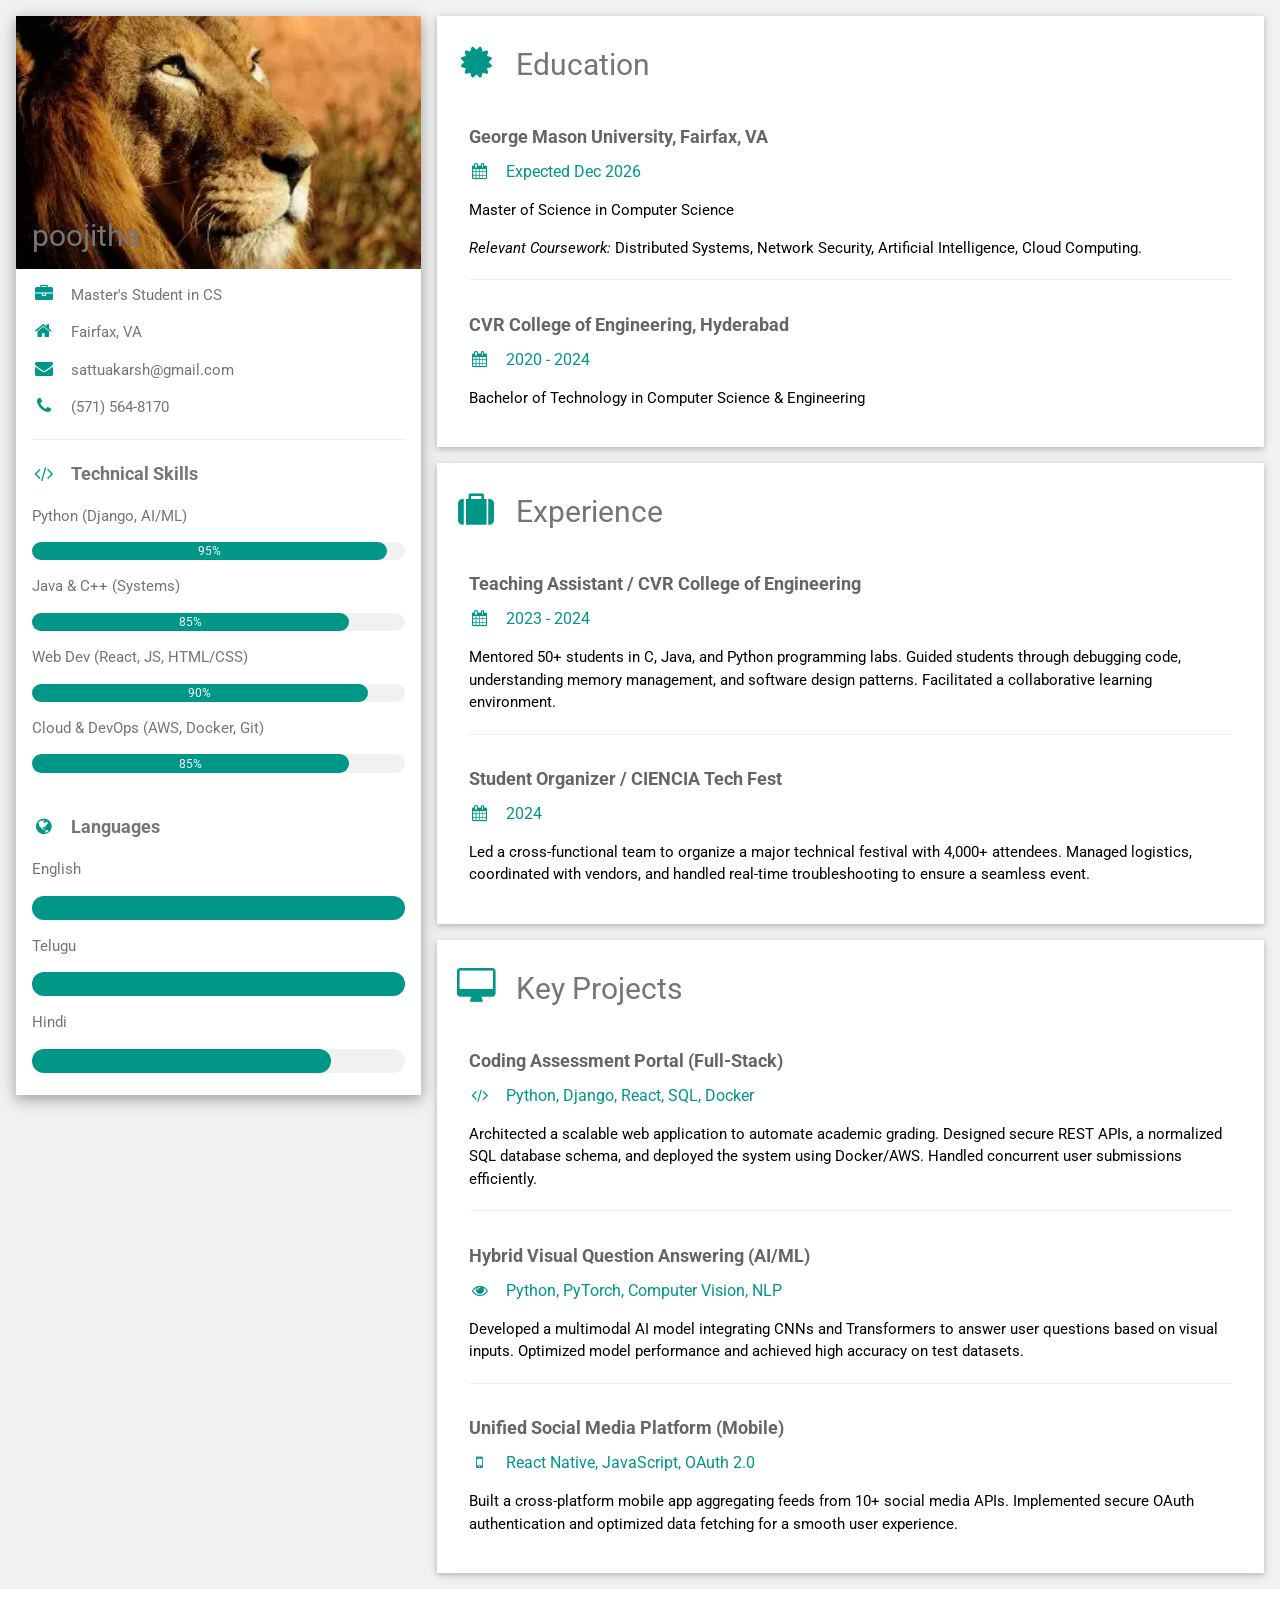
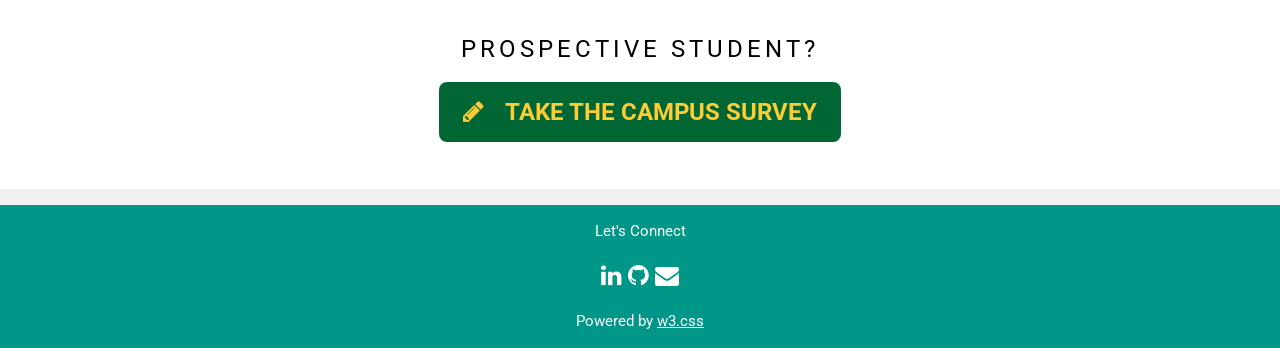
<file: index.html>
<!-- 
Purpose: This is the main class homepage for Sattu Akarsh Reddy's portfolio, detailing education, skills, and experience. It serves as the entry point and includes a link to the student survey.
Author: Sattu Akarsh Reddy 
-->
<!DOCTYPE html>
<html>
<head>
<title>Sattu Akarsh Reddy - Portfolio</title>
<meta charset="UTF-8">
<link rel="stylesheet" href="styles.css">
<meta name="viewport" content="width=device-width, initial-scale=1">
<link rel="stylesheet" href="https://www.w3schools.com/w3css/4/w3.css">
<link rel='stylesheet' href='https://fonts.googleapis.com/css?family=Roboto'>
<link rel="stylesheet" href="https://cdnjs.cloudflare.com/ajax/libs/font-awesome/4.7.0/css/font-awesome.min.css">
<style>
html,body,h1,h2,h3,h4,h5,h6 {font-family: "Roboto", sans-serif}
</style>
</head>
<body class="w3-light-grey">

<!-- Page Container -->
<div class="w3-content w3-margin-top" style="max-width:1400px;">

  <!-- The Grid -->
  <div class="w3-row-padding">
  
    <!-- Left Column -->
    <div class="w3-third">
    
      <div class="w3-white w3-text-grey w3-card-4">
        <div class="w3-display-container">
          <img src="my.webp" style="width:100%" alt="Avatar">
          <div class="w3-display-bottomleft w3-container profile-name">
            <h2> poojitha </h2>
          </div>
        </div>
        <div class="w3-container">
          <p><i class="fa fa-briefcase fa-fw w3-margin-right w3-large w3-text-teal"></i>Master's Student in CS</p>
          <p><i class="fa fa-home fa-fw w3-margin-right w3-large w3-text-teal"></i>Fairfax, VA</p>
          <p><i class="fa fa-envelope fa-fw w3-margin-right w3-large w3-text-teal"></i>sattuakarsh@gmail.com</p>
          <p><i class="fa fa-phone fa-fw w3-margin-right w3-large w3-text-teal"></i>(571) 564-8170</p>
          <hr>

          <p class="w3-large"><b><i class="fa fa-code fa-fw w3-margin-right w3-text-teal"></i>Technical Skills</b></p>
          
          <p>Python (Django, AI/ML)</p>
          <div class="w3-light-grey w3-round-xlarge w3-small">
            <div class="w3-container w3-center w3-round-xlarge w3-teal" style="width:95%">95%</div>
          </div>
          
          <p>Java & C++ (Systems)</p>
          <div class="w3-light-grey w3-round-xlarge w3-small">
            <div class="w3-container w3-center w3-round-xlarge w3-teal" style="width:85%">85%</div>
          </div>
          
          <p>Web Dev (React, JS, HTML/CSS)</p>
          <div class="w3-light-grey w3-round-xlarge w3-small">
            <div class="w3-container w3-center w3-round-xlarge w3-teal" style="width:90%">90%</div>
          </div>
          
          <p>Cloud & DevOps (AWS, Docker, Git)</p>
          <div class="w3-light-grey w3-round-xlarge w3-small">
            <div class="w3-container w3-center w3-round-xlarge w3-teal" style="width:85%">85%</div>
          </div>
          <br>

          <p class="w3-large w3-text-theme"><b><i class="fa fa-globe fa-fw w3-margin-right w3-text-teal"></i>Languages</b></p>
          <p>English</p>
          <div class="w3-light-grey w3-round-xlarge">
            <div class="w3-round-xlarge w3-teal" style="height:24px;width:100%"></div>
          </div>
          <p>Telugu</p>
          <div class="w3-light-grey w3-round-xlarge">
            <div class="w3-round-xlarge w3-teal" style="height:24px;width:100%"></div>
          </div>
          <p>Hindi</p>
          <div class="w3-light-grey w3-round-xlarge">
            <div class="w3-round-xlarge w3-teal" style="height:24px;width:80%"></div>
          </div>
          <br>
        </div>
      </div><br>

    <!-- End Left Column -->
    </div>

    <!-- Right Column -->
    <div class="w3-twothird">
    
      <!-- Education Section -->
      <div class="w3-container w3-card w3-white w3-margin-bottom">
        <h2 class="w3-text-grey w3-padding-16"><i class="fa fa-certificate fa-fw w3-margin-right w3-xxlarge w3-text-teal"></i>Education</h2>
        <div class="w3-container">
          <h5 class="w3-opacity"><b>George Mason University, Fairfax, VA</b></h5>
          <h6 class="w3-text-teal"><i class="fa fa-calendar fa-fw w3-margin-right"></i>Expected Dec 2026</h6>
          <p>Master of Science in Computer Science</p>
          <p><i>Relevant Coursework:</i> Distributed Systems, Network Security, Artificial Intelligence, Cloud Computing.</p>
          <hr>
        </div>
        <div class="w3-container">
          <h5 class="w3-opacity"><b>CVR College of Engineering, Hyderabad</b></h5>
          <h6 class="w3-text-teal"><i class="fa fa-calendar fa-fw w3-margin-right"></i>2020 - 2024</h6>
          <p>Bachelor of Technology in Computer Science & Engineering</p>
          <br>
        </div>
      </div>

      <!-- Experience Section -->
      <div class="w3-container w3-card w3-white w3-margin-bottom">
        <h2 class="w3-text-grey w3-padding-16"><i class="fa fa-suitcase fa-fw w3-margin-right w3-xxlarge w3-text-teal"></i>Experience</h2>
        <div class="w3-container">
          <h5 class="w3-opacity"><b>Teaching Assistant / CVR College of Engineering</b></h5>
          <h6 class="w3-text-teal"><i class="fa fa-calendar fa-fw w3-margin-right"></i>2023 - 2024</h6>
          <p>Mentored 50+ students in C, Java, and Python programming labs. Guided students through debugging code, understanding memory management, and software design patterns. Facilitated a collaborative learning environment.</p>
          <hr>
        </div>
        <div class="w3-container">
          <h5 class="w3-opacity"><b>Student Organizer / CIENCIA Tech Fest</b></h5>
          <h6 class="w3-text-teal"><i class="fa fa-calendar fa-fw w3-margin-right"></i>2024</h6>
          <p>Led a cross-functional team to organize a major technical festival with 4,000+ attendees. Managed logistics, coordinated with vendors, and handled real-time troubleshooting to ensure a seamless event.</p><br>
        </div>
      </div>

      <!-- Projects Section  -->
      <div class="w3-container w3-card w3-white">
        <h2 class="w3-text-grey w3-padding-16"><i class="fa fa-desktop fa-fw w3-margin-right w3-xxlarge w3-text-teal"></i>Key Projects</h2>
        
        <div class="w3-container">
          <h5 class="w3-opacity"><b>Coding Assessment Portal (Full-Stack)</b></h5>
          <h6 class="w3-text-teal"><i class="fa fa-code fa-fw w3-margin-right"></i>Python, Django, React, SQL, Docker</h6>
          <p>Architected a scalable web application to automate academic grading. Designed secure REST APIs, a normalized SQL database schema, and deployed the system using Docker/AWS. Handled concurrent user submissions efficiently.</p>
          <hr>
        </div>

        <div class="w3-container">
          <h5 class="w3-opacity"><b>Hybrid Visual Question Answering (AI/ML)</b></h5>
          <h6 class="w3-text-teal"><i class="fa fa-eye fa-fw w3-margin-right"></i>Python, PyTorch, Computer Vision, NLP</h6>
          <p>Developed a multimodal AI model integrating CNNs and Transformers to answer user questions based on visual inputs. Optimized model performance and achieved high accuracy on test datasets.</p>
          <hr>
        </div>

        <div class="w3-container">
          <h5 class="w3-opacity"><b>Unified Social Media Platform (Mobile)</b></h5>
          <h6 class="w3-text-teal"><i class="fa fa-mobile fa-fw w3-margin-right"></i>React Native, JavaScript, OAuth 2.0</h6>
          <p>Built a cross-platform mobile app aggregating feeds from 10+ social media APIs. Implemented secure OAuth authentication and optimized data fetching for a smooth user experience.</p><br>
        </div>
      </div>

    <!-- End Right Column -->
    </div>
    
  <!-- End Grid -->
  </div>
  
  <!-- End Page Container -->
</div>

<!-- Updated link to point to the survey page per assignment rules -->
<div class="w3-container w3-white w3-center w3-padding-32 w3-margin-top">
  <h3 class="w3-wide">PROSPECTIVE STUDENT?</h3>
  <p>
    <a href="survey.html" class="w3-button w3-round-large w3-padding-large" style="background-color: #006633; color: #FFCC33; font-size: 24px; font-weight: bold;">
      <i class="fa fa-pencil w3-margin-right"></i> TAKE THE CAMPUS SURVEY
    </a>
  </p>
</div>

<footer class="w3-container w3-teal w3-center w3-margin-top">
  <p>Let's Connect</p>
  <div class="w3-xlarge w3-section">
    <a href="#" class="w3-hover-opacity"><i class="fa fa-linkedin"></i></a>
    <a href="#" class="w3-hover-opacity"><i class="fa fa-github"></i></a>
    <a href="mailto:sattuakarsh@gmail.com" class="w3-hover-opacity"><i class="fa fa-envelope"></i></a>
  </div>
  <p>Powered by <a href="https://www.w3schools.com/w3css/default.asp" target="_blank" class="w3-hover-text-black">w3.css</a></p>
</footer>

</body>
</html>
</file>
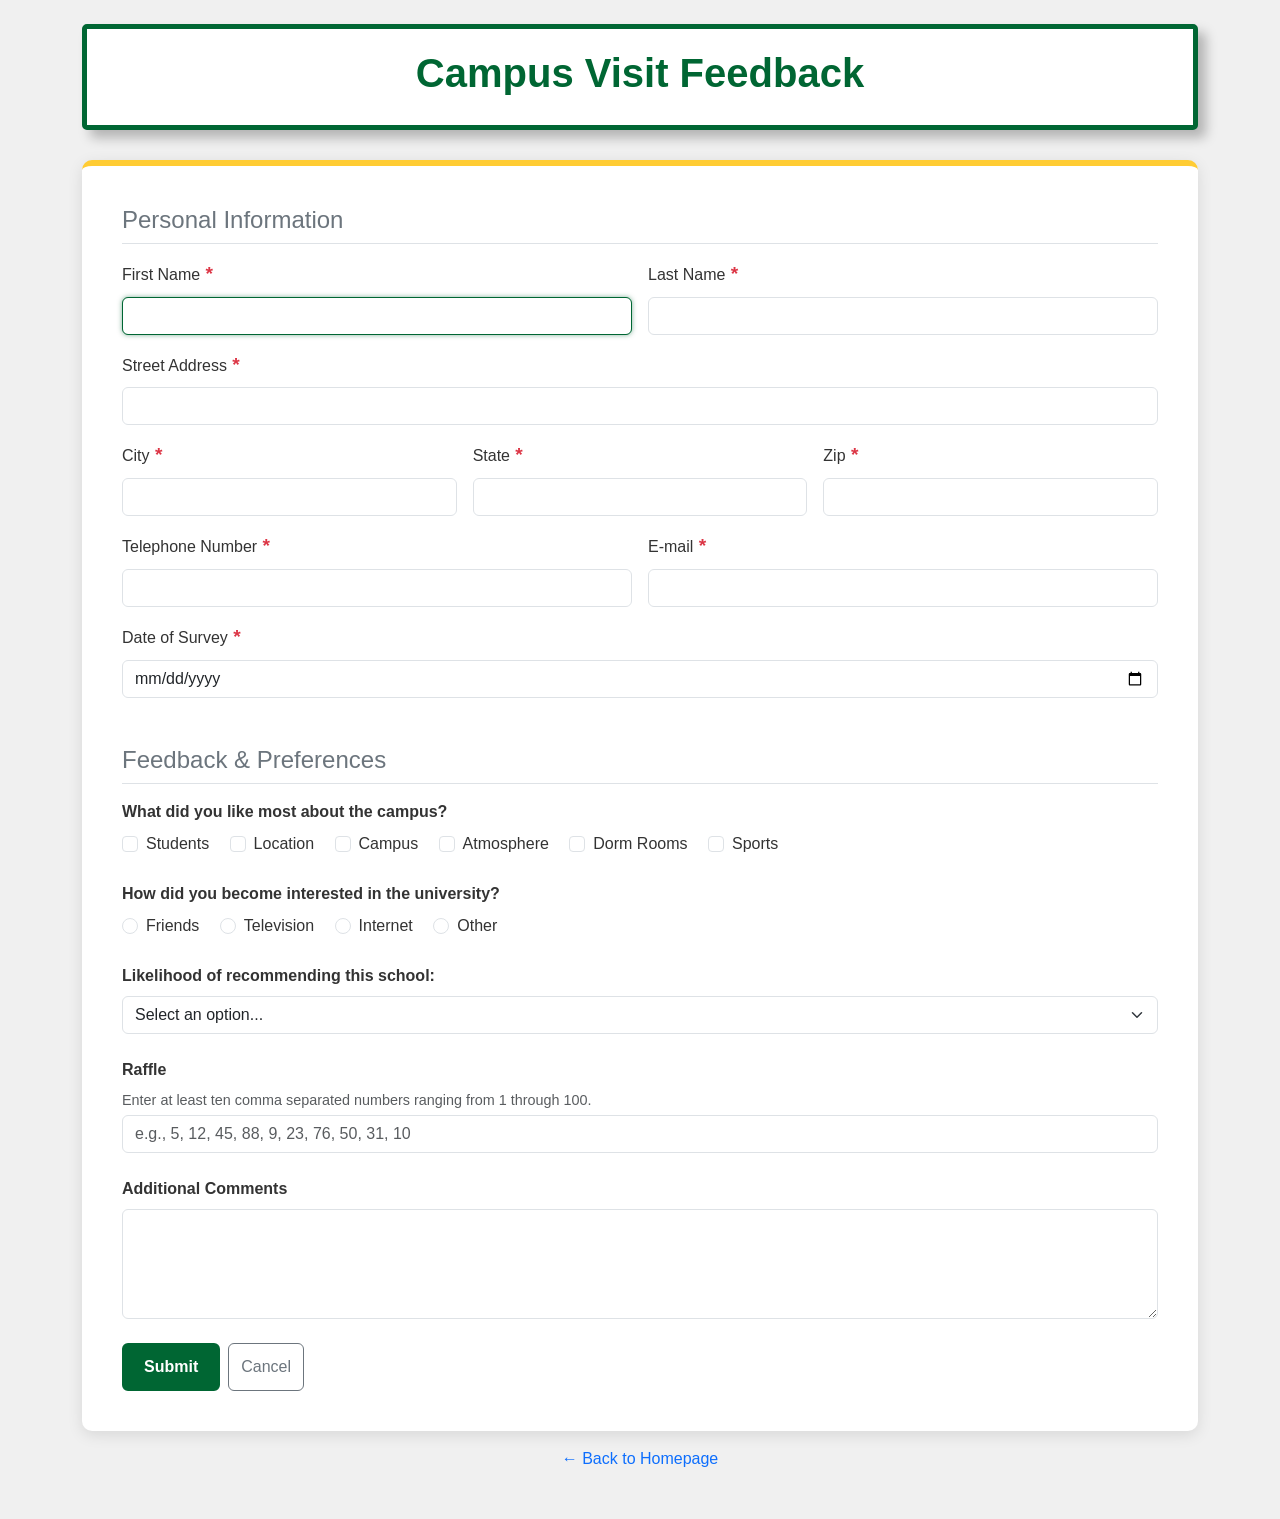
<file: survey.html>
<!-- 
Purpose: This file contains the Student Survey form to collect feedback from prospective students. 
Author: Sattu Akarsh Reddy 
-->
<!DOCTYPE html>
<html lang="en">
<head>
    <meta charset="UTF-8">
    <meta name="viewport" content="width=device-width, initial-scale=1.0">
    <title>Student Survey Form</title>
    <link href="https://cdn.jsdelivr.net/npm/bootstrap@5.3.0/dist/css/bootstrap.min.css" rel="stylesheet">
    <link rel="stylesheet" href="styles.css">
</head>
<body>

<div class="container mt-4 mb-5">
    <div class="gmu-header-box">
        <h1>Campus Visit Feedback</h1>
    </div>

    <div class="form-container">
        <form autocomplete="on" action="#" method="get">

            <h4 class="mb-3 text-secondary border-bottom pb-2">Personal Information</h4>
            
            <!-- All Required Fields per instructions -->
            <div class="row g-3">
                <div class="col-md-6">
                    <label for="firstName" class="form-label required-label">First Name</label>
                    <input type="text" id="firstName" name="firstName" class="form-control" autofocus required>
                </div>
                <div class="col-md-6">
                    <label for="lastName" class="form-label required-label">Last Name</label>
                    <input type="text" id="lastName" name="lastName" class="form-control" required>
                </div>
                <div class="col-12">
                    <label for="address" class="form-label required-label">Street Address</label>
                    <input type="text" id="address" name="address" class="form-control" required>
                </div>
                <div class="col-md-4">
                    <label for="city" class="form-label required-label">City</label>
                    <input type="text" id="city" name="city" class="form-control" required>
                </div>
                <div class="col-md-4">
                    <label for="state" class="form-label required-label">State</label>
                    <input type="text" id="state" name="state" class="form-control" required>
                </div>
                <div class="col-md-4">
                    <label for="zip" class="form-label required-label">Zip</label>
                    <input type="text" id="zip" name="zip" class="form-control" required>
                </div>
                <div class="col-md-6">
                    <label for="phone" class="form-label required-label">Telephone Number</label>
                    <input type="tel" id="phone" name="phone" class="form-control" required>
                </div>
                <div class="col-md-6">
                    <label for="email" class="form-label required-label">E-mail</label>
                    <input type="email" id="email" name="email" class="form-control" required>
                </div>
                <div class="col-md-12">
                    <label for="surveyDate" class="form-label required-label">Date of Survey</label>
                    <input type="date" id="surveyDate" name="surveyDate" class="form-control" required>
                </div>
            </div>

            <h4 class="mt-5 mb-3 text-secondary border-bottom pb-2">Feedback & Preferences</h4>

            <!-- Checkboxes -->
            <div class="mb-4">
                <label class="form-label fw-bold">What did you like most about the campus?</label><br>
                <div class="form-check form-check-inline">
                    <input class="form-check-input" type="checkbox" id="students" name="likes" value="students">
                    <label class="form-check-label" for="students">Students</label>
                </div>
                <div class="form-check form-check-inline">
                    <input class="form-check-input" type="checkbox" id="location" name="likes" value="location">
                    <label class="form-check-label" for="location">Location</label>
                </div>
                <div class="form-check form-check-inline">
                    <input class="form-check-input" type="checkbox" id="campus" name="likes" value="campus">
                    <label class="form-check-label" for="campus">Campus</label>
                </div>
                <div class="form-check form-check-inline">
                    <input class="form-check-input" type="checkbox" id="atmosphere" name="likes" value="atmosphere">
                    <label class="form-check-label" for="atmosphere">Atmosphere</label>
                </div>
                <div class="form-check form-check-inline">
                    <input class="form-check-input" type="checkbox" id="dorm" name="likes" value="dorm_rooms">
                    <label class="form-check-label" for="dorm">Dorm Rooms</label>
                </div>
                <div class="form-check form-check-inline">
                    <input class="form-check-input" type="checkbox" id="sports" name="likes" value="sports">
                    <label class="form-check-label" for="sports">Sports</label>
                </div>
            </div>

            <!-- Radio Buttons -->
            <div class="mb-4">
                <label class="form-label fw-bold">How did you become interested in the university?</label><br>
                <div class="form-check form-check-inline">
                    <input class="form-check-input" type="radio" name="interest" id="friends" value="friends">
                    <label class="form-check-label" for="friends">Friends</label>
                </div>
                <div class="form-check form-check-inline">
                    <input class="form-check-input" type="radio" name="interest" id="tv" value="television">
                    <label class="form-check-label" for="tv">Television</label>
                </div>
                <div class="form-check form-check-inline">
                    <input class="form-check-input" type="radio" name="interest" id="internet" value="internet">
                    <label class="form-check-label" for="internet">Internet</label>
                </div>
                <div class="form-check form-check-inline">
                    <input class="form-check-input" type="radio" name="interest" id="other" value="other">
                    <label class="form-check-label" for="other">Other</label>
                </div>
            </div>

            <!-- Dropdown -->
            <div class="mb-4">
                <label for="recommend" class="form-label fw-bold">Likelihood of recommending this school:</label>
                <select id="recommend" name="recommend" class="form-select">
                    <option value="" disabled selected>Select an option...</option>
                    <option value="Very Likely">Very Likely</option>
                    <option value="Likely">Likely</option>
                    <option value="Unlikely">Unlikely</option>
                </select>
            </div>

            <!-- Raffle Text Box -->
            <div class="mb-4">
                <label for="raffle" class="form-label fw-bold">Raffle</label>
                <p class="text-muted mb-1" style="font-size: 0.9em;">Enter at least ten comma separated numbers ranging from 1 through 100.</p>
                <input type="text" id="raffle" name="raffle" class="form-control" placeholder="e.g., 5, 12, 45, 88, 9, 23, 76, 50, 31, 10">
            </div>

            <!-- Additional Comments -->
            <div class="mb-4">
                <label for="comments" class="form-label fw-bold">Additional Comments</label>
                <textarea id="comments" name="comments" class="form-control" rows="4"></textarea>
            </div>

            <!-- Submit and Cancel buttons -->
            <div class="d-flex gap-2">
                <button type="submit" class="btn btn-gmu">Submit</button>
                <button type="reset" class="btn btn-outline-secondary">Cancel</button>
            </div>

        </form>
    </div>

    <div class="text-center mt-3">
        <a href="index.html" class="text-decoration-none">← Back to Homepage</a>
    </div>
</div>

</body>
</html>
</file>
<file: styles.css>
/* 
Purpose: This CSS file provides custom styling, colors, and layout adjustments for the homepage and survey form. 
Author: Sattu Akarsh Reddy 
*/

body {
    background-color: #f0f0f0; 
    font-family: 'Segoe UI', Tahoma, Geneva, Verdana, sans-serif;
    color: #333;
}

h1 {
    color: #006633 !important; 
    font-weight: bold;
}

.gmu-header-box {
    border: 5px solid #006633;
    background-color: white;
    padding: 20px;
    margin-bottom: 30px;
    text-align: center;
    border-radius: 5px;
    box-shadow: 8px 8px 12px rgba(0, 0, 0, 0.25);
}

.btn-gmu {
    background-color: #006633 !important;
    color: white !important;
    border: 2px solid #006633 !important;
    font-weight: 600 !important;
    padding: 10px 20px;
    transition: all 0.3s ease;
}

.btn-gmu:hover {
    background-color: #004d26 !important;
    color: #FFCC33 !important; 
    border-color: #FFCC33 !important;
    box-shadow: 0 4px 8px rgba(0,0,0,0.2);
}

.required-label::after {
    content: " *";
    color: #dc3545; 
    font-weight: bold;
    font-size: 1.2em;
}

input:focus, textarea:focus, select:focus {
    border-color: #006633 !important;
    box-shadow: 0 0 5px rgba(0, 102, 51, 0.5) !important;
}

.form-container {
    background-color: #ffffff;
    padding: 40px;
    border-radius: 10px;
    border-top: 6px solid #FFCC33; 
    box-shadow: 0 4px 15px rgba(0,0,0,0.1);
}
</file>
